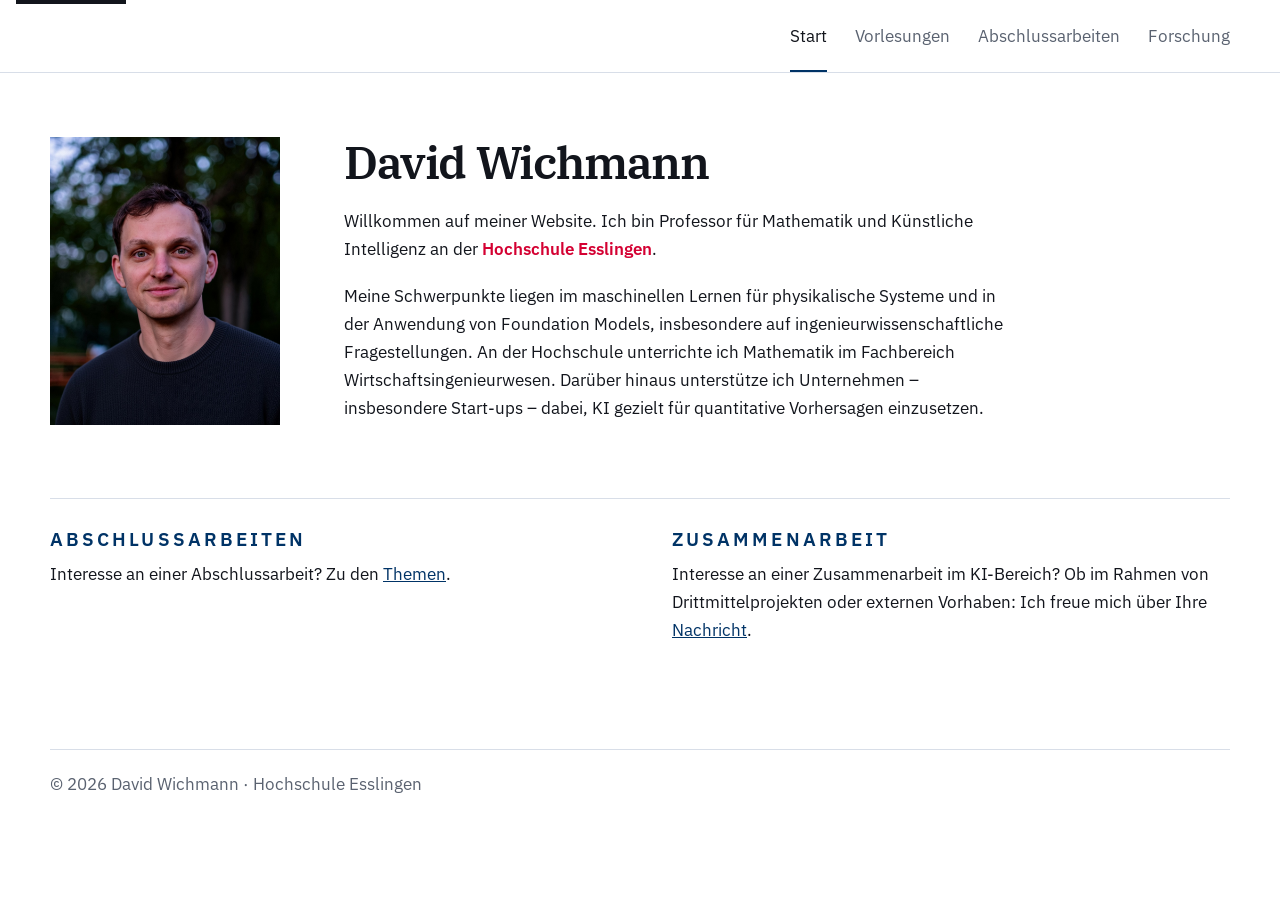
<file: index.html>
<!DOCTYPE html>
<html lang="de">
  <head>
    <meta charset="utf-8" />
    <meta name="viewport" content="width=device-width, initial-scale=1" />
    <title>David Wichmann — Mathematik &amp; KI</title>
    <meta
      name="description"
      content="Persönliche Website von David Wichmann, Professor für Mathematik und Künstliche Intelligenz an der Hochschule Esslingen."
    />
    <link rel="icon" href="assets/portrait.svg" type="image/svg+xml" />
    <link rel="preconnect" href="https://fonts.googleapis.com" />
    <link rel="preconnect" href="https://fonts.gstatic.com" crossorigin />
    <link
      href="https://fonts.googleapis.com/css2?family=IBM+Plex+Sans:wght@400;500;600&family=IBM+Plex+Serif:wght@500;600&display=swap"
      rel="stylesheet"
    />
    <link rel="stylesheet" href="css/styles.css?v=3" />
  </head>
  <body>
    <a class="skip-link" href="#inhalt">Zum Inhalt</a>
    <header class="site-header">
      <div class="wrap header-inner header-home">
        <button class="nav-toggle" type="button" aria-expanded="false" aria-controls="navigation">
          Menü
        </button>
        <nav class="site-nav" id="navigation" aria-label="Hauptnavigation">
          <a href="index.html" aria-current="page">Start</a>
          <a href="vorlesungen.html">Vorlesungen</a>
          <a href="abschlussarbeiten.html">Abschlussarbeiten</a>
          <a href="forschung.html">Forschung</a>
        </nav>
      </div>
    </header>

    <main id="inhalt" class="wrap">
      <section class="hero">
        <div class="portrait">
            <img src="assets/portrait.jpg" alt="Portrait von David Wichmann" />
        </div>
        <div>
          <h1>David Wichmann</h1>
          <div class="prose">
            <p>
              Willkommen auf meiner Website. Ich bin Professor für Mathematik und
              Künstliche Intelligenz an der
              <span class="org-name">Hochschule Esslingen</span>.
            </p>
            <p>
              Meine Schwerpunkte liegen im maschinellen Lernen für physikalische
              Systeme und in der Anwendung von Foundation Models, insbesondere auf
              ingenieurwissenschaftliche Fragestellungen. An der Hochschule
              unterrichte ich Mathematik im Fachbereich Wirtschaftsingenieurwesen.
              Darüber hinaus unterstütze ich Unternehmen – insbesondere Start-ups –
              dabei, KI gezielt für quantitative Vorhersagen einzusetzen.
            </p>
          </div>
        </div>
      </section>
      <section class="home-cta" aria-label="Kontakt">
        <div class="home-block">
          <h2 class="eyebrow">Abschlussarbeiten</h2>
          <p>
            Interesse an einer Abschlussarbeit? Zu den
            <a href="abschlussarbeiten.html">Themen</a>.
          </p>
        </div>
        <div class="home-block">
          <h2 class="eyebrow">Zusammenarbeit</h2>
          <p>
            Interesse an einer Zusammenarbeit im KI-Bereich? Ob im Rahmen von
            Drittmittelprojekten oder externen Vorhaben: Ich freue mich über Ihre
            <a href="https://www.hs-esslingen.de/personen/david-wichmann" target="_blank" rel="noopener noreferrer">Nachricht</a>.
          </p>
        </div>
      </section>
    </main>

    <footer class="site-footer">
      <p class="wrap">© <span id="year"></span> David Wichmann · Hochschule Esslingen</p>
    </footer>
    <script src="js/main.js?v=4"></script>
    <script>
      document.getElementById("year").textContent = new Date().getFullYear();
    </script>
  </body>
</html>
</file>
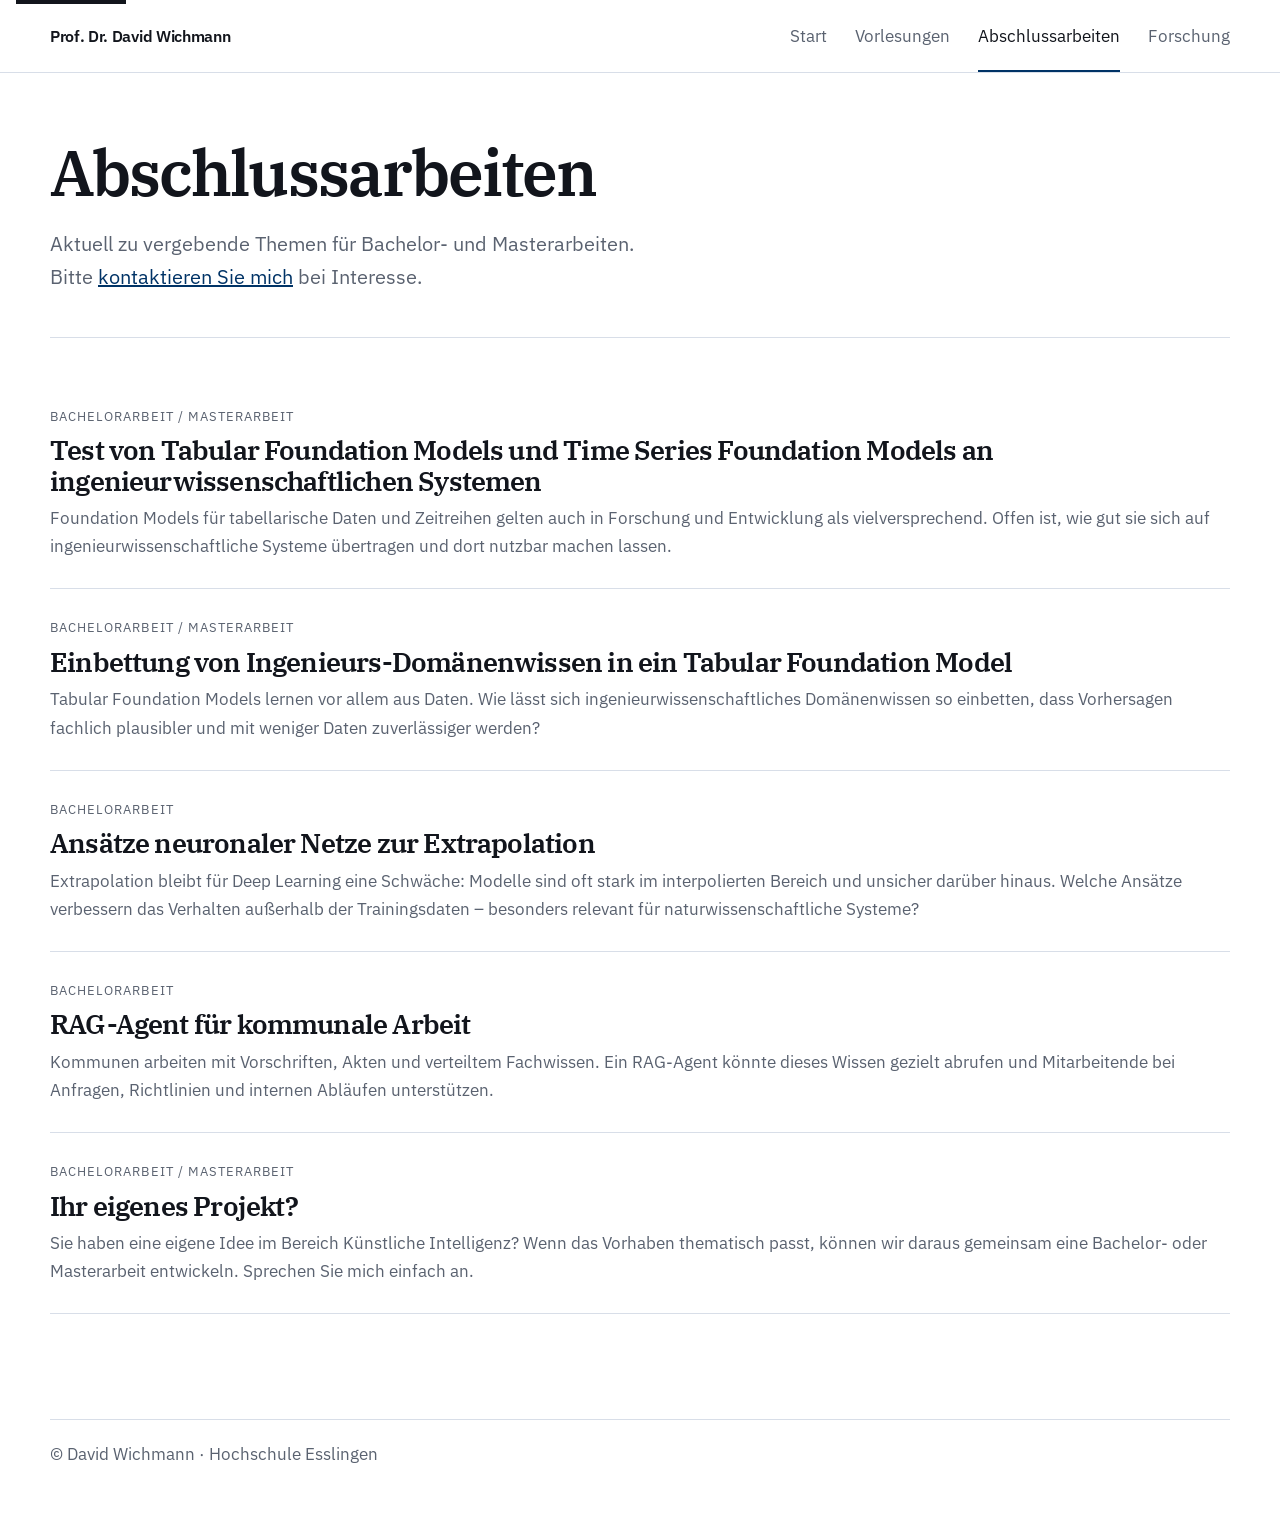
<file: abschlussarbeiten.html>
<!DOCTYPE html>
<html lang="de">
  <head>
    <meta charset="utf-8" />
    <meta name="viewport" content="width=device-width, initial-scale=1" />
    <title>Abschlussarbeiten — David Wichmann</title>
    <meta name="description" content="Themen für Bachelor- und Masterarbeiten bei David Wichmann." />
    <link rel="icon" href="assets/portrait.svg" type="image/svg+xml" />
    <link rel="preconnect" href="https://fonts.googleapis.com" />
    <link rel="preconnect" href="https://fonts.gstatic.com" crossorigin />
    <link
      href="https://fonts.googleapis.com/css2?family=IBM+Plex+Sans:wght@400;500;600&family=IBM+Plex+Serif:wght@500;600&display=swap"
      rel="stylesheet"
    />
    <link rel="stylesheet" href="css/styles.css?v=3" />
  </head>
  <body>
    <a class="skip-link" href="#inhalt">Zum Inhalt</a>
    <header class="site-header">
      <div class="wrap header-inner">
        <p class="brand">Prof. Dr. David Wichmann</p>
        <button class="nav-toggle" type="button" aria-expanded="false" aria-controls="navigation">
          Menü
        </button>
        <nav class="site-nav" id="navigation" aria-label="Hauptnavigation">
          <a href="index.html">Start</a>
          <a href="vorlesungen.html">Vorlesungen</a>
          <a href="abschlussarbeiten.html" aria-current="page">Abschlussarbeiten</a>
          <a href="forschung.html">Forschung</a>
        </nav>
      </div>
    </header>

    <main id="inhalt" class="wrap">
      <section class="page-intro">
        <h1>Abschlussarbeiten</h1>
        <p class="lead">
          Aktuell zu vergebende Themen für Bachelor- und Masterarbeiten.
          Bitte
          <a href="https://www.hs-esslingen.de/personen/david-wichmann" target="_blank" rel="noopener noreferrer">kontaktieren Sie mich</a>
          bei Interesse.
        </p>
      </section>

      <section class="course-list" aria-label="Themen für Abschlussarbeiten">
        <article class="course">
          <div>
            <span class="course-kicker">Bachelorarbeit / Masterarbeit</span>
            <h2>Test von Tabular Foundation Models und Time Series Foundation Models an ingenieurwissenschaftlichen Systemen</h2>
            <p>
              Foundation Models für tabellarische Daten und Zeitreihen gelten auch in
              Forschung und Entwicklung als vielversprechend. Offen ist, wie gut sie
              sich auf ingenieurwissenschaftliche Systeme übertragen und dort nutzbar
              machen lassen.
            </p>
          </div>
        </article>

        <article class="course">
          <div>
            <span class="course-kicker">Bachelorarbeit / Masterarbeit</span>
            <h2>Einbettung von Ingenieurs-Domänenwissen in ein Tabular Foundation Model</h2>
            <p>
              Tabular Foundation Models lernen vor allem aus Daten. Wie lässt sich
              ingenieurwissenschaftliches Domänenwissen so einbetten, dass Vorhersagen
              fachlich plausibler und mit weniger Daten zuverlässiger werden?
            </p>
          </div>
        </article>

        <article class="course">
          <div>
            <span class="course-kicker">Bachelorarbeit</span>
            <h2>Ansätze neuronaler Netze zur Extrapolation</h2>
            <p>
              Extrapolation bleibt für Deep Learning eine Schwäche: Modelle sind oft
              stark im interpolierten Bereich und unsicher darüber hinaus. Welche
              Ansätze verbessern das Verhalten außerhalb der Trainingsdaten – besonders
              relevant für naturwissenschaftliche Systeme?
            </p>
          </div>
        </article>

        <article class="course">
          <div>
            <span class="course-kicker">Bachelorarbeit</span>
            <h2>RAG-Agent für kommunale Arbeit</h2>
            <p>
              Kommunen arbeiten mit Vorschriften, Akten und verteiltem Fachwissen.
              Ein RAG-Agent könnte dieses Wissen gezielt abrufen und Mitarbeitende
              bei Anfragen, Richtlinien und internen Abläufen unterstützen.
            </p>
          </div>
        </article>

        <article class="course">
          <div>
            <span class="course-kicker">Bachelorarbeit / Masterarbeit</span>
            <h2>Ihr eigenes Projekt?</h2>
            <p>
              Sie haben eine eigene Idee im Bereich Künstliche Intelligenz? Wenn das
              Vorhaben thematisch passt, können wir daraus gemeinsam eine Bachelor-
              oder Masterarbeit entwickeln. Sprechen Sie mich einfach an.
            </p>
          </div>
        </article>
      </section>
    </main>

    <footer class="site-footer">
      <p class="wrap">© David Wichmann · Hochschule Esslingen</p>
    </footer>
    <script src="js/main.js?v=4"></script>
  </body>
</html>
</file>
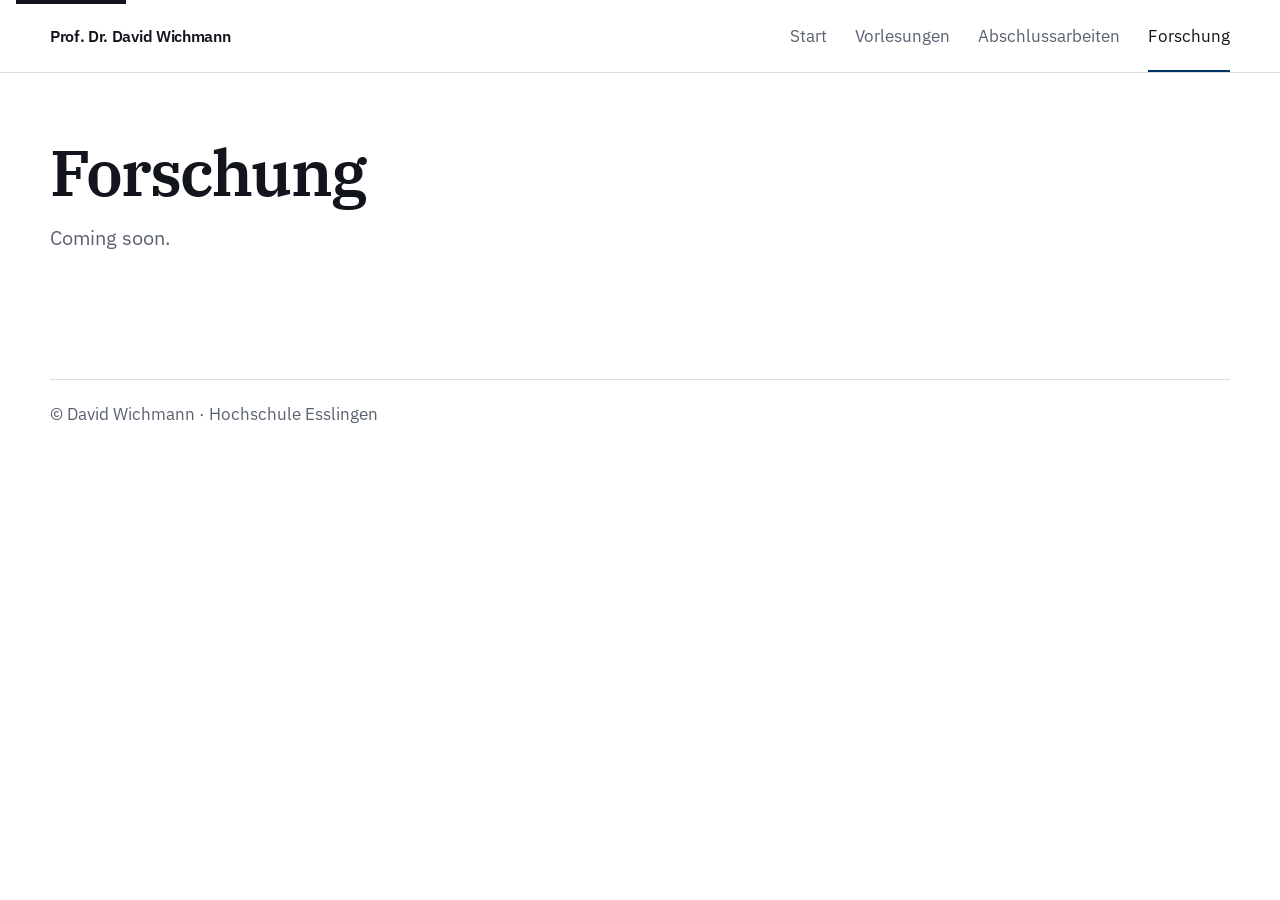
<file: forschung.html>
<!DOCTYPE html>
<html lang="de">
  <head>
    <meta charset="utf-8" />
    <meta name="viewport" content="width=device-width, initial-scale=1" />
    <title>Forschung — David Wichmann</title>
    <meta name="description" content="Forschungsseite von David Wichmann. Inhalte folgen." />
    <link rel="icon" href="assets/portrait.svg" type="image/svg+xml" />
    <link rel="preconnect" href="https://fonts.googleapis.com" />
    <link rel="preconnect" href="https://fonts.gstatic.com" crossorigin />
    <link
      href="https://fonts.googleapis.com/css2?family=IBM+Plex+Sans:wght@400;500;600&family=IBM+Plex+Serif:wght@500;600&display=swap"
      rel="stylesheet"
    />
    <link rel="stylesheet" href="css/styles.css?v=3" />
  </head>
  <body>
    <a class="skip-link" href="#inhalt">Zum Inhalt</a>
    <header class="site-header">
      <div class="wrap header-inner">
        <p class="brand">Prof. Dr. David Wichmann</p>
        <button class="nav-toggle" type="button" aria-expanded="false" aria-controls="navigation">
          Menü
        </button>
        <nav class="site-nav" id="navigation" aria-label="Hauptnavigation">
          <a href="index.html">Start</a>
          <a href="vorlesungen.html">Vorlesungen</a>
          <a href="abschlussarbeiten.html">Abschlussarbeiten</a>
          <a href="forschung.html" aria-current="page">Forschung</a>
        </nav>
      </div>
    </header>

    <main id="inhalt" class="wrap">
      <section class="coming-soon">
        <h1>Forschung</h1>
        <p class="lead">Coming soon.</p>
      </section>
    </main>

    <footer class="site-footer">
      <p class="wrap">© David Wichmann · Hochschule Esslingen</p>
    </footer>
    <script src="js/main.js?v=4"></script>
  </body>
</html>
</file>
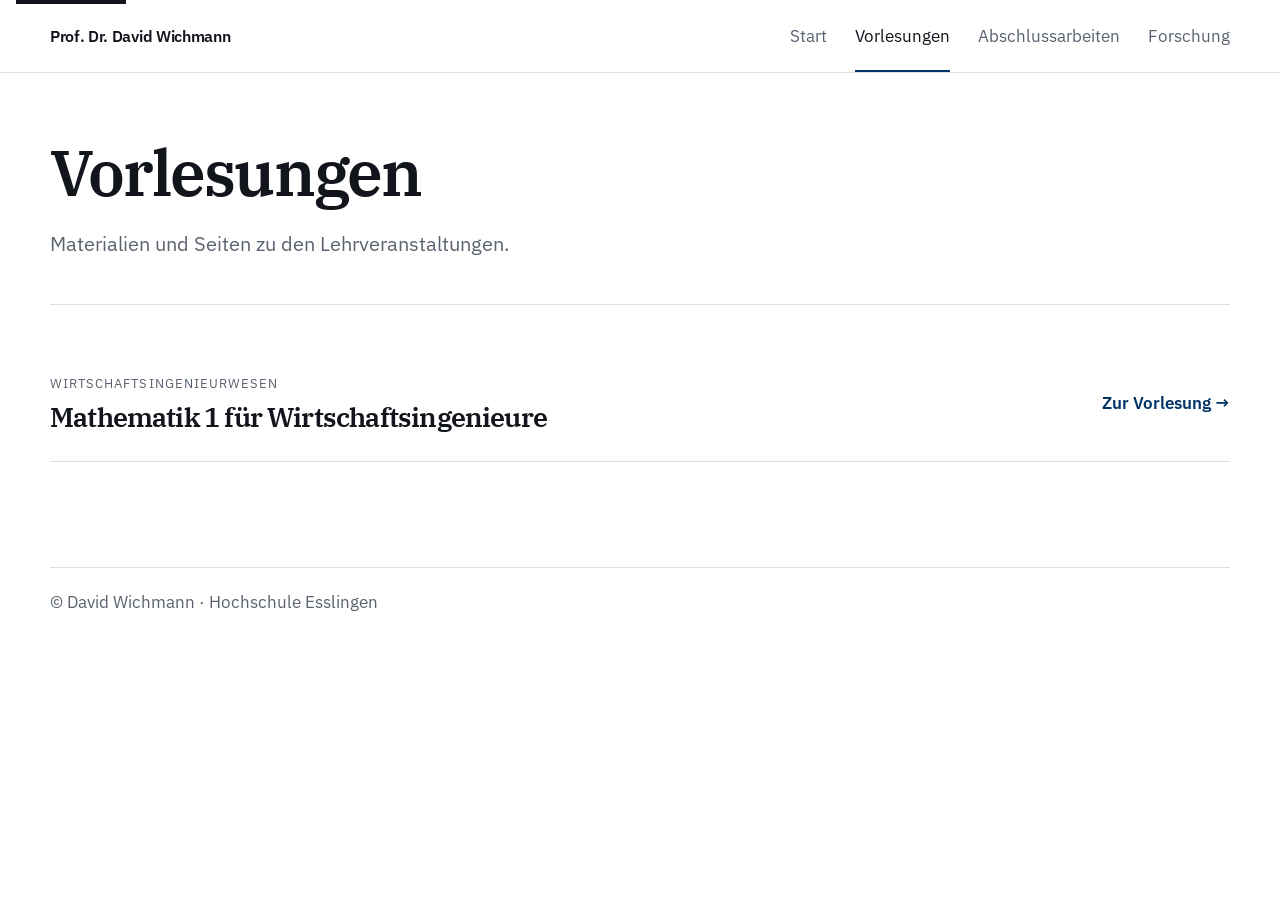
<file: vorlesungen.html>
<!DOCTYPE html>
<html lang="de">
  <head>
    <meta charset="utf-8" />
    <meta name="viewport" content="width=device-width, initial-scale=1" />
    <title>Vorlesungen — David Wichmann</title>
    <meta name="description" content="Vorlesungen von David Wichmann an der Hochschule Esslingen." />
    <link rel="icon" href="assets/portrait.svg" type="image/svg+xml" />
    <link rel="preconnect" href="https://fonts.googleapis.com" />
    <link rel="preconnect" href="https://fonts.gstatic.com" crossorigin />
    <link
      href="https://fonts.googleapis.com/css2?family=IBM+Plex+Sans:wght@400;500;600&family=IBM+Plex+Serif:wght@500;600&display=swap"
      rel="stylesheet"
    />
    <link rel="stylesheet" href="css/styles.css?v=3" />
  </head>
  <body>
    <a class="skip-link" href="#inhalt">Zum Inhalt</a>
    <header class="site-header">
      <div class="wrap header-inner">
        <p class="brand">Prof. Dr. David Wichmann</p>
        <button class="nav-toggle" type="button" aria-expanded="false" aria-controls="navigation">
          Menü
        </button>
        <nav class="site-nav" id="navigation" aria-label="Hauptnavigation">
          <a href="index.html">Start</a>
          <a href="vorlesungen.html" aria-current="page">Vorlesungen</a>
          <a href="abschlussarbeiten.html">Abschlussarbeiten</a>
          <a href="forschung.html">Forschung</a>
        </nav>
      </div>
    </header>

    <main id="inhalt" class="wrap">
      <section class="page-intro">
        <h1>Vorlesungen</h1>
        <p class="lead">Materialien und Seiten zu den Lehrveranstaltungen.</p>
      </section>

      <section class="course-list" aria-label="Vorlesungen">
        <a class="course" href="vorlesungen/mathematik-1-wirtschaftsingenieure.html">
          <div>
            <span class="course-kicker">Wirtschaftsingenieurwesen</span>
            <h2>Mathematik 1 für Wirtschaftsingenieure</h2>
          </div>
          <span class="course-cta">Zur Vorlesung →</span>
        </a>
      </section>
    </main>

    <footer class="site-footer">
      <p class="wrap">© David Wichmann · Hochschule Esslingen</p>
    </footer>
    <script src="js/main.js?v=4"></script>
  </body>
</html>
</file>
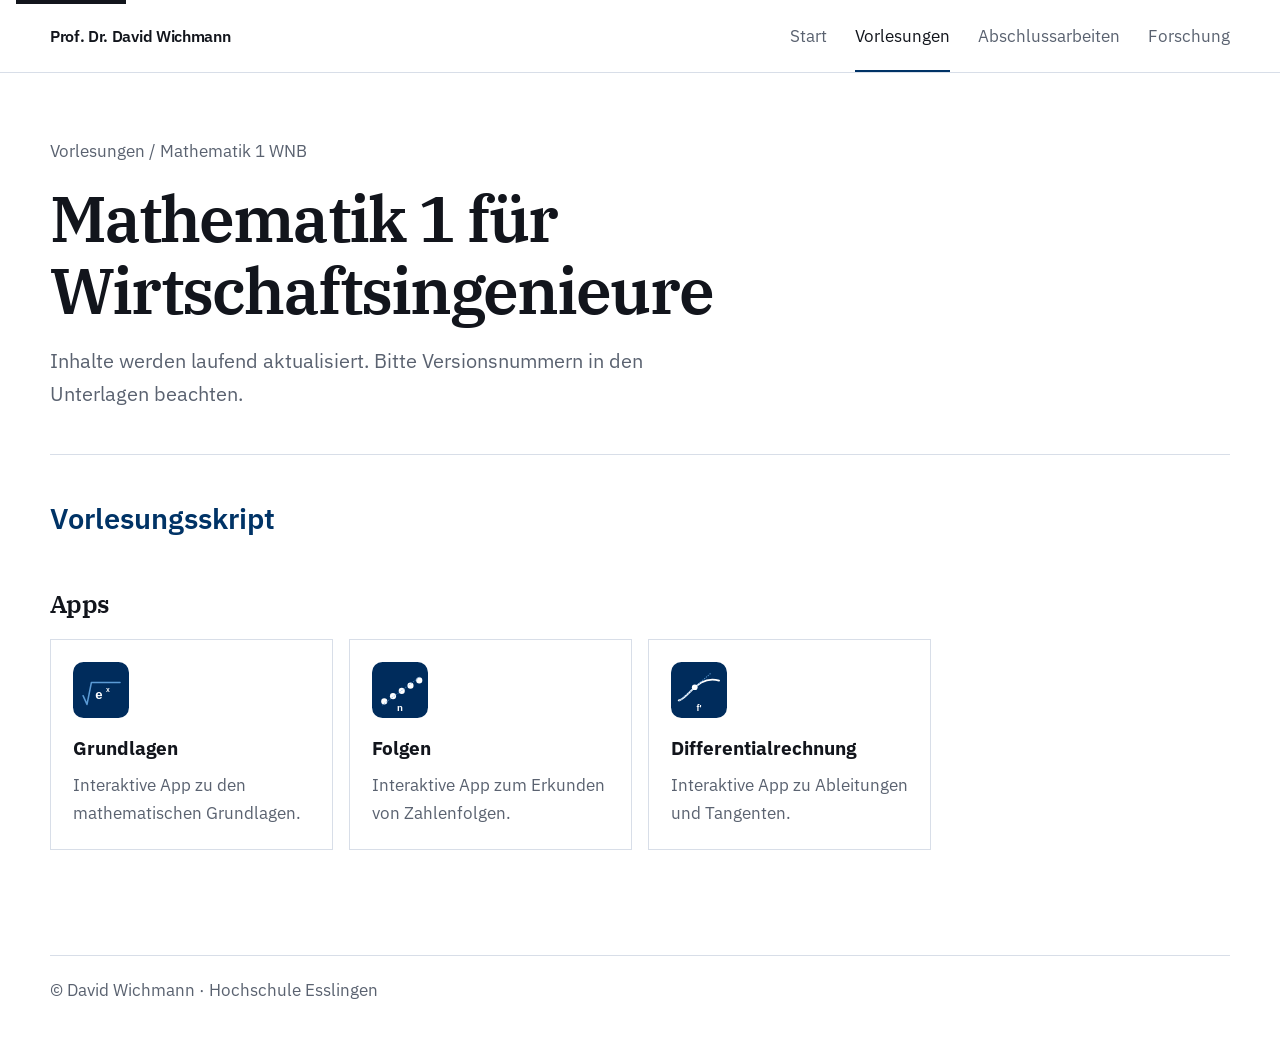
<file: vorlesungen/mathematik-1-wirtschaftsingenieure.html>
<!DOCTYPE html>
<html lang="de">
  <head>
    <meta charset="utf-8" />
    <meta name="viewport" content="width=device-width, initial-scale=1" />
    <title>Mathematik 1 für Wirtschaftsingenieure — David Wichmann</title>
    <meta
      name="description"
      content="Vorlesungsseite Mathematik 1 für Wirtschaftsingenieure an der Hochschule Esslingen."
    />
    <link rel="icon" href="../assets/portrait.svg" type="image/svg+xml" />
    <link rel="preconnect" href="https://fonts.googleapis.com" />
    <link rel="preconnect" href="https://fonts.gstatic.com" crossorigin />
    <link
      href="https://fonts.googleapis.com/css2?family=IBM+Plex+Sans:wght@400;500;600&family=IBM+Plex+Serif:wght@500;600&display=swap"
      rel="stylesheet"
    />
    <link rel="stylesheet" href="../css/styles.css?v=3" />
  </head>
  <body>
    <a class="skip-link" href="#inhalt">Zum Inhalt</a>
    <header class="site-header">
      <div class="wrap header-inner">
        <p class="brand">Prof. Dr. David Wichmann</p>
        <button class="nav-toggle" type="button" aria-expanded="false" aria-controls="navigation">
          Menü
        </button>
        <nav class="site-nav" id="navigation" aria-label="Hauptnavigation">
          <a href="../index.html">Start</a>
          <a href="../vorlesungen.html" aria-current="page">Vorlesungen</a>
          <a href="../abschlussarbeiten.html">Abschlussarbeiten</a>
          <a href="../forschung.html">Forschung</a>
        </nav>
      </div>
    </header>

    <main id="inhalt" class="wrap">
      <section class="page-intro">
        <p class="crumb"><a href="../vorlesungen.html">Vorlesungen</a> / Mathematik 1 WNB</p>
        <h1>Mathematik 1 für Wirtschaftsingenieure</h1>
        <p class="lead">Inhalte werden laufend aktualisiert. Bitte Versionsnummern in den Unterlagen beachten.</p>
      </section>

      <div class="doc-links">
        <a
          href="../downloads/mathematik-1-wirtschaftsingenieure/vorlesungsskript.pdf"
          download="Mathematik1-Vorlesungsskript.pdf"
        >Vorlesungsskript</a>
      </div>

      <section class="page-section" aria-labelledby="apps-heading">
        <h2 id="apps-heading">Apps</h2>
        <div class="app-grid">
          <a
            class="app-tile"
            href="https://mathe-grundlagen.streamlit.app/"
            target="_blank"
            rel="noopener noreferrer"
          >
            <img src="../app_logos/grundlagen.svg" alt="" width="56" height="56" />
            <h3>Grundlagen</h3>
            <p>Interaktive App zu den mathematischen Grundlagen.</p>
          </a>
          <a
            class="app-tile"
            href="https://folgen.streamlit.app/"
            target="_blank"
            rel="noopener noreferrer"
          >
            <img src="../app_logos/folgen.svg" alt="" width="56" height="56" />
            <h3>Folgen</h3>
            <p>Interaktive App zum Erkunden von Zahlenfolgen.</p>
          </a>
          <a
            class="app-tile"
            href="https://differentialrechnung.streamlit.app/"
            target="_blank"
            rel="noopener noreferrer"
          >
            <img src="../app_logos/differentialrechnung.svg" alt="" width="56" height="56" />
            <h3>Differentialrechnung</h3>
            <p>Interaktive App zu Ableitungen und Tangenten.</p>
          </a>
        </div>
      </section>
    </main>

    <footer class="site-footer">
      <p class="wrap">© David Wichmann · Hochschule Esslingen</p>
    </footer>
    <script src="../js/main.js?v=4"></script>
  </body>
</html>
</file>
<file: css/styles.css>
:root {
  --bg: #ffffff;
  --ink: #12151c;
  --ink-soft: #5a6270;
  --line: #d8dee8;
  --accent: #003366;
  --accent-hover: #002244;
  --header-h: 72px;
  --max: 1180px;
  --font-serif: "IBM Plex Serif", Georgia, serif;
  --font-sans: "IBM Plex Sans", "Segoe UI", sans-serif;
}

*,
*::before,
*::after {
  box-sizing: border-box;
}

html {
  scroll-behavior: smooth;
}

body {
  margin: 0;
  min-height: 100vh;
  color: var(--ink);
  font-family: var(--font-sans);
  font-size: 1.0625rem;
  line-height: 1.65;
  background: var(--bg);
}

img {
  max-width: 100%;
  display: block;
}

a {
  color: var(--accent);
}

a:hover {
  color: var(--accent-hover);
}

.skip-link {
  position: absolute;
  left: 16px;
  top: -40px;
  z-index: 20;
  padding: 8px 12px;
  background: var(--ink);
  color: #fff;
}

.skip-link:focus {
  top: 12px;
}

.wrap {
  width: min(var(--max), calc(100% - 48px));
  margin-inline: auto;
}

.site-header {
  position: sticky;
  top: 0;
  z-index: 10;
  border-bottom: 1px solid var(--line);
  background: rgba(255, 255, 255, 0.92);
  backdrop-filter: blur(12px);
}

.header-inner {
  display: flex;
  align-items: center;
  justify-content: space-between;
  gap: 24px;
  min-height: var(--header-h);
}

.header-home {
  justify-content: flex-end;
}

.brand {
  margin: 0;
  font-size: 1rem;
  font-weight: 600;
  letter-spacing: -0.02em;
  color: var(--ink);
}

.nav-toggle {
  display: none;
  border: 1px solid var(--line);
  background: #fff;
  color: var(--ink);
  padding: 8px 12px;
  font: inherit;
}

.site-nav {
  display: flex;
  gap: 28px;
}

.site-nav a {
  position: relative;
  padding: 22px 0;
  text-decoration: none;
  color: var(--ink-soft);
}

.site-nav a:hover,
.site-nav a[aria-current="page"] {
  color: var(--ink);
}

.site-nav a[aria-current="page"]::after {
  content: "";
  position: absolute;
  left: 0;
  right: 0;
  bottom: 0;
  height: 2px;
  background: var(--accent);
}

main {
  padding: 64px 0 88px;
}

.hero {
  display: grid;
  grid-template-columns: 230px 1fr;
  gap: 64px;
  align-items: start;
}

.portrait img {
  width: 100%;
  aspect-ratio: 4 / 5;
  object-fit: cover;
  background: #003366;
}

.eyebrow {
  margin: 0 0 12px;
  color: var(--accent);
  font-size: 0.78rem;
  font-weight: 600;
  letter-spacing: 0.16em;
  text-transform: uppercase;
}

h1,
h2 {
  font-family: var(--font-serif);
  font-weight: 600;
  letter-spacing: -0.03em;
  line-height: 1.12;
}

h1 {
  margin: 0 0 18px;
  font-size: clamp(2.6rem, 5vw, 4rem);
}

.hero h1 {
  font-size: clamp(2.1rem, 3.6vw, 3rem);
}

.lead {
  margin: 0 0 20px;
  max-width: 38rem;
  font-size: 1.25rem;
  color: var(--ink-soft);
}

.prose {
  max-width: 42rem;
}

.prose p {
  margin: 0 0 1.15em;
}

.org-name {
  font-family: inherit;
  font-size: inherit;
  font-weight: 600;
  color: #d40032;
}

h2.eyebrow {
  font-family: var(--font-sans);
  font-size: 0.78rem;
  line-height: 1.3;
}

.home-cta {
  display: grid;
  grid-template-columns: 1fr 1fr;
  gap: 40px 64px;
  margin-top: 56px;
  padding-top: 28px;
  border-top: 1px solid var(--line);
}

.home-cta .eyebrow {
  margin-bottom: 8px;
  font-size: 1.2rem;
}

.home-block p {
  margin: 0;
  max-width: 36rem;
}

.page-intro {
  margin-bottom: 40px;
  padding-bottom: 24px;
  border-bottom: 1px solid var(--line);
}

.course-list {
  display: grid;
  gap: 0;
}

.course {
  display: flex;
  align-items: center;
  justify-content: space-between;
  gap: 32px;
  padding: 28px 0;
  border-bottom: 1px solid var(--line);
  text-decoration: none;
  color: inherit;
}

.course:hover {
  color: inherit;
}

a.course:hover h2 {
  color: var(--accent);
}

.course-kicker {
  display: block;
  margin-bottom: 8px;
  color: var(--ink-soft);
  font-size: 0.82rem;
  letter-spacing: 0.08em;
  text-transform: uppercase;
}

.course h2 {
  margin: 0;
  font-size: 1.7rem;
}

.course p {
  margin: 8px 0 0;
  color: var(--ink-soft);
}

.course-cta {
  color: var(--accent);
  font-weight: 600;
  white-space: nowrap;
}

.coming-soon,
.page-panel {
  max-width: 42rem;
}

.coming-soon h1,
.page-panel h1 {
  margin-bottom: 12px;
}

.page-section {
  margin-top: 48px;
}

.page-section h2 {
  margin: 0 0 20px;
  font-size: 1.55rem;
}

.doc-links {
  display: flex;
  flex-wrap: wrap;
  gap: 16px 48px;
}

.doc-links a {
  font-size: 1.8rem;
  font-weight: 600;
  text-decoration: none;
}

.doc-links a:hover {
  text-decoration: underline;
}

.app-grid {
  display: grid;
  grid-template-columns: repeat(auto-fill, minmax(240px, 1fr));
  gap: 16px;
}

.app-tile {
  display: flex;
  flex-direction: column;
  min-height: 160px;
  padding: 22px;
  border: 1px solid var(--line);
  text-decoration: none;
  color: inherit;
}

.app-tile:hover {
  border-color: var(--accent);
  color: inherit;
}

.app-tile img {
  width: 56px;
  height: 56px;
  margin-bottom: 14px;
}

.app-tile h3 {
  margin: 0 0 8px;
  font-size: 1.2rem;
}

.app-tile p {
  margin: 0;
  color: var(--ink-soft);
}

.crumb {
  margin: 0 0 18px;
  color: var(--ink-soft);
}

.crumb a {
  color: inherit;
  text-decoration: none;
}

.crumb a:hover {
  color: var(--accent);
}

.site-footer {
  padding-bottom: 40px;
  color: var(--ink-soft);
}

.site-footer .wrap {
  padding-top: 20px;
  border-top: 1px solid var(--line);
}

@media (max-width: 860px) {
  .wrap {
    width: min(var(--max), calc(100% - 32px));
  }

  .hero {
    grid-template-columns: 1fr;
  }

  .home-cta {
    grid-template-columns: 1fr;
    gap: 28px;
  }

  .portrait {
    max-width: 230px;
  }

  .nav-toggle {
    display: inline-flex;
  }

  .site-nav {
    display: none;
    position: absolute;
    top: var(--header-h);
    left: 0;
    right: 0;
    padding: 8px 24px 16px;
    background: #fff;
    border-bottom: 1px solid var(--line);
    flex-direction: column;
    gap: 0;
  }

  .site-nav a {
    padding: 12px 0;
  }

  .site-nav.is-open {
    display: flex;
  }

  .course {
    align-items: flex-start;
    flex-direction: column;
    gap: 12px;
  }
}
</file>
